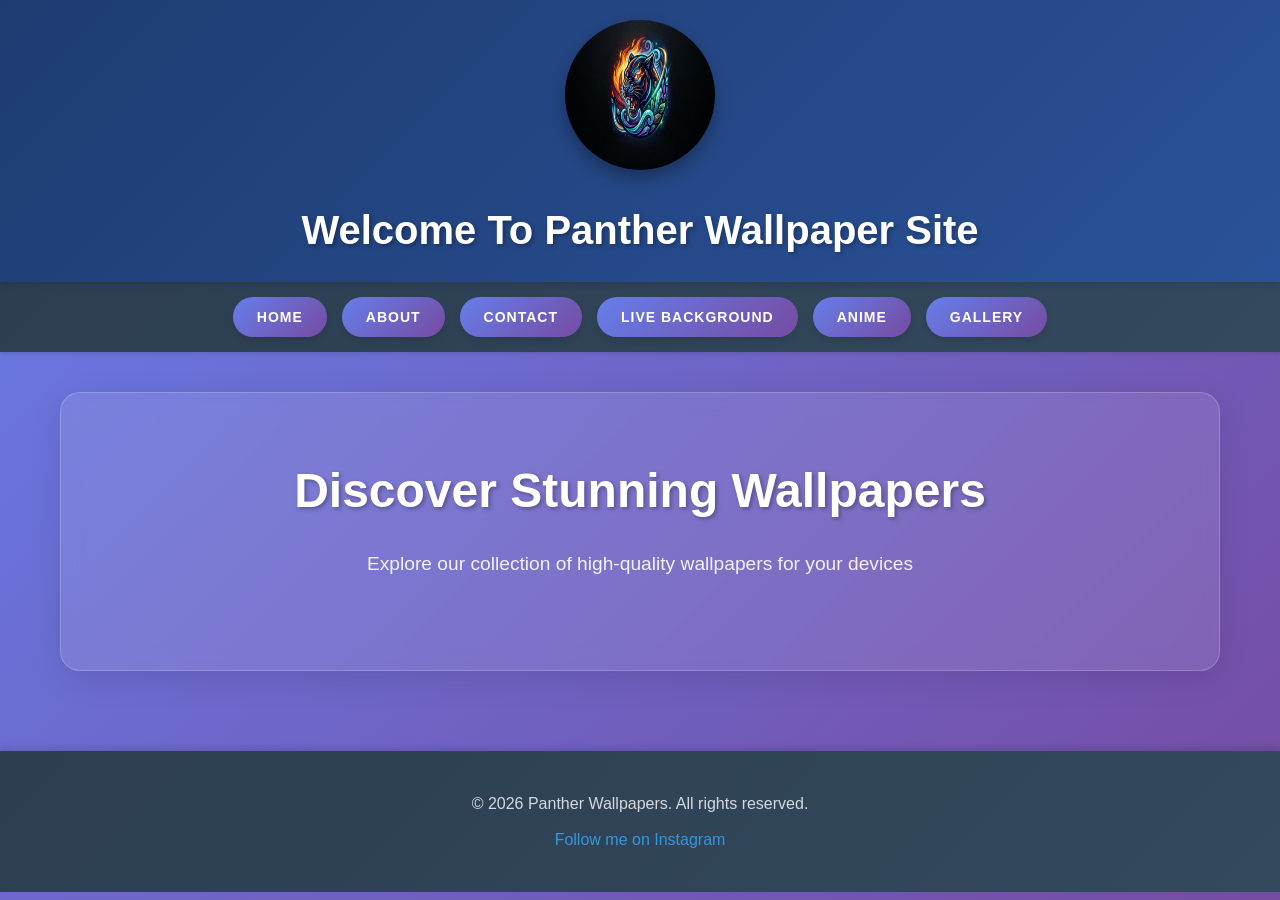
<file: index.html>
<!DOCTYPE html>
<html lang="en">
<head>
    <meta charset="UTF-8">
    <meta name="viewport" content="width=device-width, initial-scale=1.0">
    <title>Panther Wallpapers </title>
    <link href="style.css" rel="stylesheet">
</head>
<body>
<header>
    <div class="logo">    
       <img src="pantherlogo.png" height="150" width="150" alt="Panther Wallpapers Logo">
    </div>
    <h1>Welcome To Panther Wallpaper Site</h1>
</header>
<nav>
    <div class="nav-container">
        <button><a href="index.html">Home</a></button>
        <button><a href="about.html">About</a></button> 
        <button><a href="contact.html">Contact</a></button> 
        <button><a href="live-background.html">Live Background</a></button> 
        <button><a href="anime.html">Anime</a></button> 
        <button><a href="gallery.html">Gallery</a></button> 
    </div>
</nav>
<main>
    <section class="hero">
        <h2>Discover Stunning Wallpapers</h2>
        <p>Explore our collection of high-quality wallpapers for your devices</p>
    </section>
</main>
<footer>
    <p>&copy; 2026 Panther Wallpapers. All rights reserved.</p>
    <p><a href="https://www.gmail.com/juniorkevinp61@gmail.com"></a></p>
    <p><a href="https://www.instagram.com/kevin_berthrand" target="_blank">Follow me on Instagram</a></p>
</footer>      
<script src="real-wallpapers.js"></script>
</body>
</html>
</file>
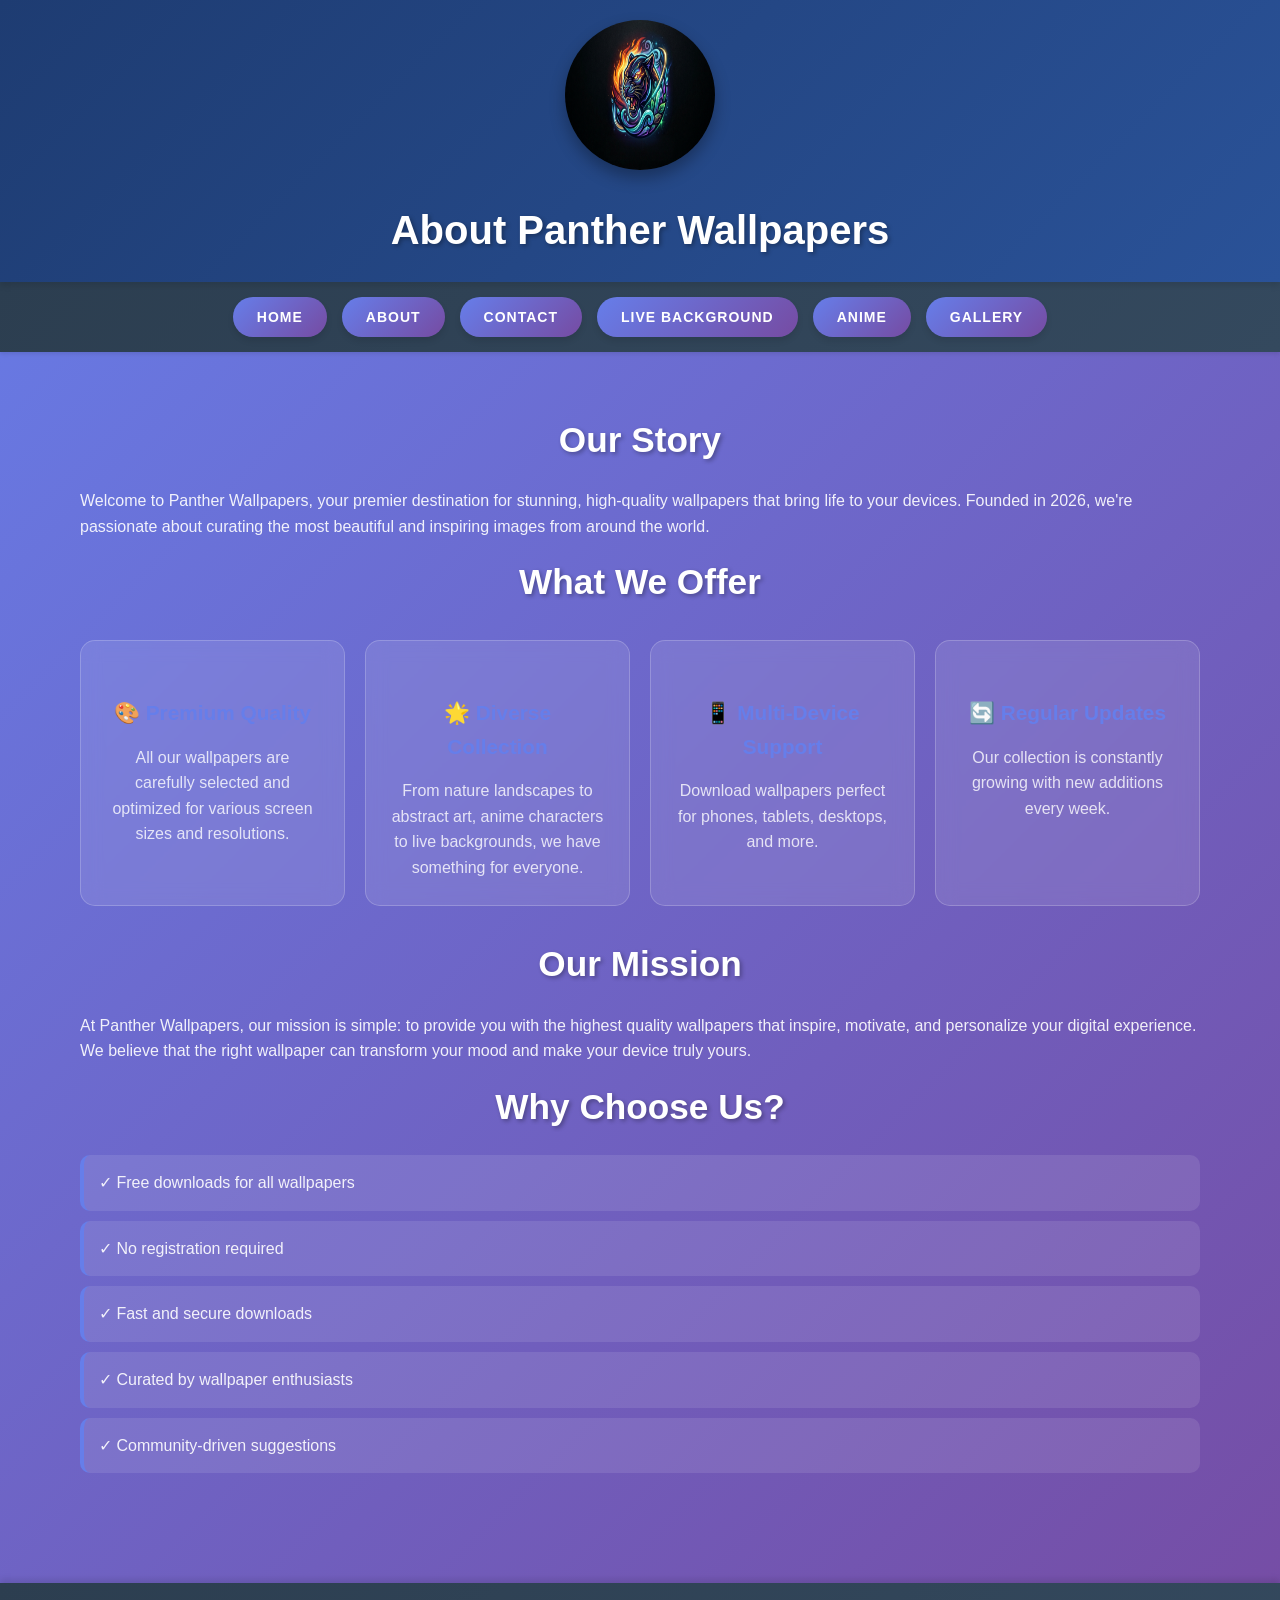
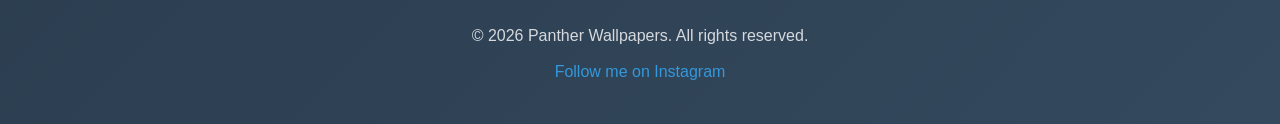
<file: about.html>
<!DOCTYPE html>
<html lang="en">
<head>
    <meta charset="UTF-8">
    <meta name="viewport" content="width=device-width, initial-scale=1.0">
    <title>About Us - Panther Wallpapers</title>
    <link href="style.css" rel="stylesheet">
</head>
<body>
<header>
    <div class="logo">    
       <img src="pantherlogo.png" height="150" width="150" alt="Panther Wallpapers Logo">
    </div>
    <h1>About Panther Wallpapers</h1>
</header>
<nav>
    <div class="nav-container">
        <button><a href="index.html">Home</a></button>
        <button><a href="about.html">About</a></button> 
        <button><a href="contact.html">Contact</a></button> 
        <button><a href="live-background.html">Live Background</a></button> 
        <button><a href="anime.html">Anime</a></button> 
        <button><a href="gallery.html">Gallery</a></button> 
    </div>
</nav>
<main>
    <section class="about-section">
        <div class="about-content">
            <h2>Our Story</h2>
            <p>Welcome to Panther Wallpapers, your premier destination for stunning, high-quality wallpapers that bring life to your devices. Founded in 2026, we're passionate about curating the most beautiful and inspiring images from around the world.</p>
            
            <h2>What We Offer</h2>
            <div class="features">
                <div class="feature-card">
                    <h3>🎨 Premium Quality</h3>
                    <p>All our wallpapers are carefully selected and optimized for various screen sizes and resolutions.</p>
                </div>
                <div class="feature-card">
                    <h3>🌟 Diverse Collection</h3>
                    <p>From nature landscapes to abstract art, anime characters to live backgrounds, we have something for everyone.</p>
                </div>
                <div class="feature-card">
                    <h3>📱 Multi-Device Support</h3>
                    <p>Download wallpapers perfect for phones, tablets, desktops, and more.</p>
                </div>
                <div class="feature-card">
                    <h3>🔄 Regular Updates</h3>
                    <p>Our collection is constantly growing with new additions every week.</p>
                </div>
            </div>
            
            <h2>Our Mission</h2>
            <p>At Panther Wallpapers, our mission is simple: to provide you with the highest quality wallpapers that inspire, motivate, and personalize your digital experience. We believe that the right wallpaper can transform your mood and make your device truly yours.</p>
            
            <h2>Why Choose Us?</h2>
            <ul class="benefits">
                <li>✓ Free downloads for all wallpapers</li>
                <li>✓ No registration required</li>
                <li>✓ Fast and secure downloads</li>
                <li>✓ Curated by wallpaper enthusiasts</li>
                <li>✓ Community-driven suggestions</li>
            </ul>
        </div>
    </section>
</main>
<footer>
    <p>&copy; 2026 Panther Wallpapers. All rights reserved.</p>
    <p><a href="https://www.instagram.com/kevin_berthrand" target="_blank">Follow me on Instagram</a></p>
</footer>      
</body>
</html>
</file>
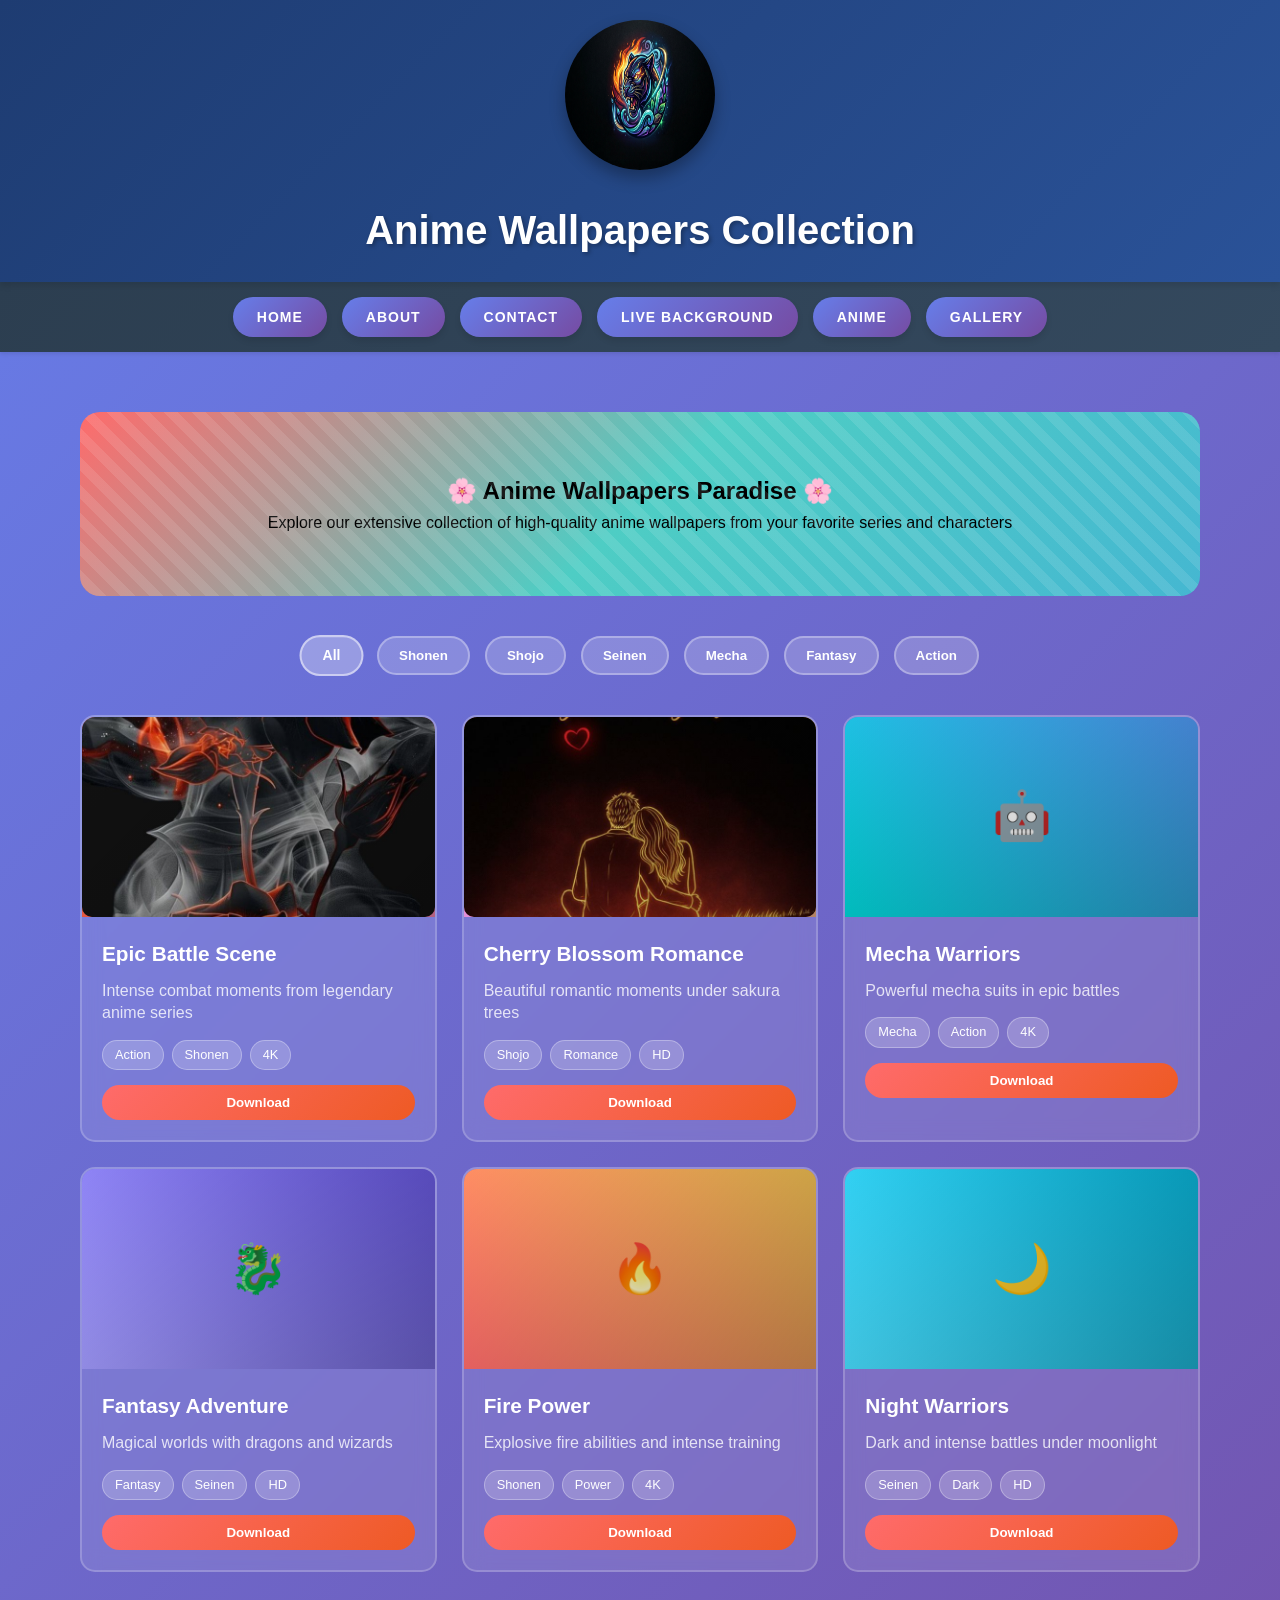
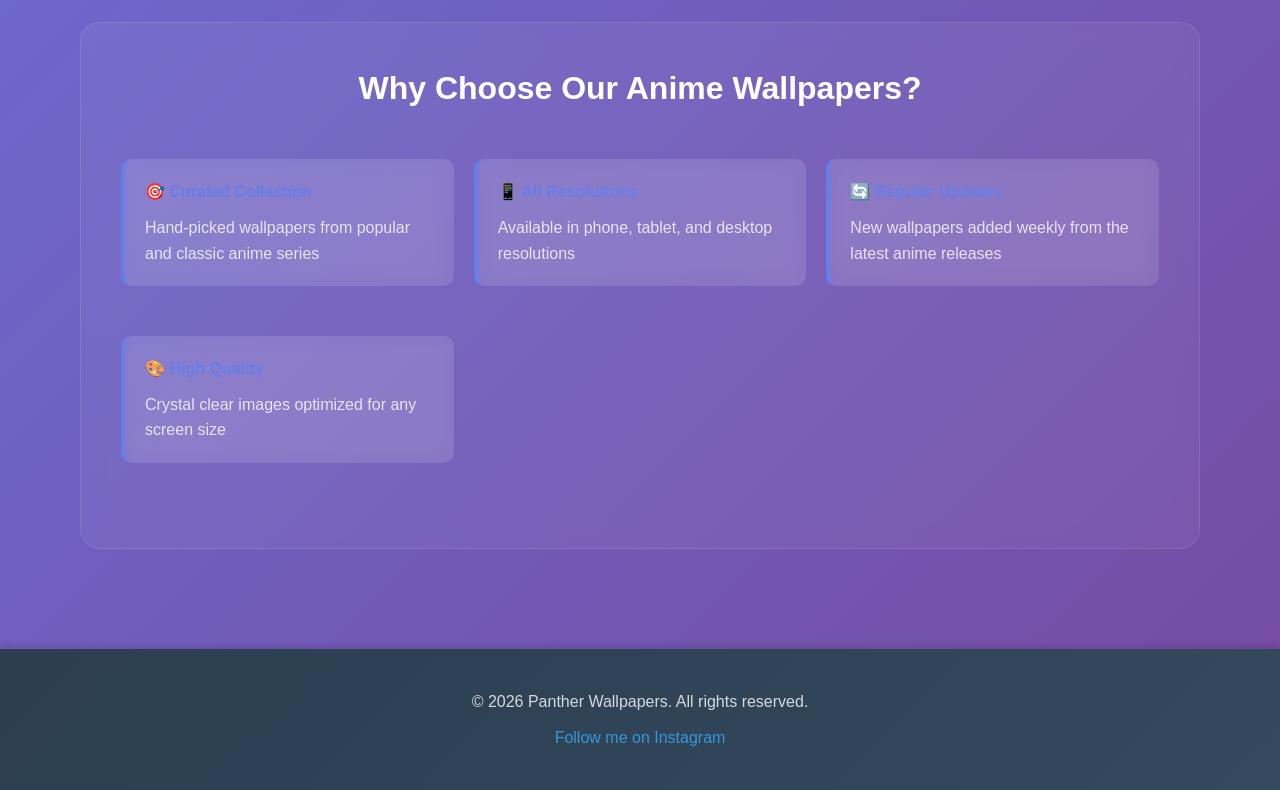
<file: anime.html>
<!DOCTYPE html>
<html lang="en">
<head>
    <meta charset="UTF-8">
    <meta name="viewport" content="width=device-width, initial-scale=1.0">
    <title>Anime Wallpapers - Panther Wallpapers</title>
    <link href="style.css" rel="stylesheet">
    <style>
        .anime-hero {
            background: linear-gradient(135deg, #ff6b6b 0%, #4ecdc4 50%, #45b7d1 100%);
            padding: 60px 40px;
            border-radius: 20px;
            text-align: center;
            margin-bottom: 40px;
            position: relative;
            overflow: hidden;
        }
        
        .anime-hero::before {
            content: '';
            position: absolute;
            top: -50%;
            left: -50%;
            width: 200%;
            height: 200%;
            background: repeating-linear-gradient(
                45deg,
                transparent,
                transparent 10px,
                rgba(255, 255, 255, 0.1) 10px,
                rgba(255, 255, 255, 0.1) 20px
            );
            animation: slide 20s linear infinite;
        }
        
        @keyframes slide {
            0% { transform: translate(0, 0); }
            100% { transform: translate(50px, 50px); }
        }
        
        .anime-grid {
            display: grid;
            grid-template-columns: repeat(auto-fit, minmax(280px, 1fr));
            gap: 25px;
            margin-top: 40px;
        }
        
        .anime-card {
            background: rgba(255, 255, 255, 0.1);
            backdrop-filter: blur(10px);
            border-radius: 15px;
            overflow: hidden;
            transition: all 0.3s ease;
            border: 2px solid rgba(255, 255, 255, 0.2);
            position: relative;
        }
        
        .anime-card:hover {
            transform: translateY(-10px) scale(1.05);
            box-shadow: 0 20px 40px rgba(0, 0, 0, 0.3);
            border-color: rgba(255, 255, 255, 0.4);
        }
        
        .anime-image {
            height: 200px;
            background: linear-gradient(45deg, #ff9a9e, #fecfef);
            display: flex;
            align-items: center;
            justify-content: center;
            font-size: 3em;
            position: relative;
            overflow: hidden;
        }
        
        .anime-image::after {
            content: '';
            position: absolute;
            top: 0;
            left: 0;
            right: 0;
            bottom: 0;
            background: linear-gradient(135deg, transparent 0%, rgba(0, 0, 0, 0.3) 100%);
        }
        
        .anime-info {
            padding: 20px;
            color: white;
        }
        
        .anime-title {
            font-size: 1.3em;
            font-weight: bold;
            margin-bottom: 10px;
            color: #fff;
        }
        
        .anime-description {
            color: rgba(255, 255, 255, 0.8);
            margin-bottom: 15px;
            line-height: 1.4;
        }
        
        .anime-tags {
            display: flex;
            flex-wrap: wrap;
            gap: 8px;
            margin-bottom: 15px;
        }
        
        .tag {
            background: rgba(255, 255, 255, 0.2);
            padding: 4px 12px;
            border-radius: 20px;
            font-size: 0.8em;
            color: white;
            border: 1px solid rgba(255, 255, 255, 0.3);
        }
        
        .download-btn {
            background: linear-gradient(135deg, #ff6b6b, #ee5a24);
            color: white;
            border: none;
            padding: 10px 20px;
            border-radius: 25px;
            cursor: pointer;
            font-weight: bold;
            transition: all 0.3s ease;
            width: 100%;
        }
        
        .download-btn:hover {
            background: linear-gradient(135deg, #ee5a24, #ff6b6b);
            transform: scale(1.05);
        }
        
        .category-filter {
            display: flex;
            justify-content: center;
            gap: 15px;
            margin: 30px 0;
            flex-wrap: wrap;
        }
        
        .filter-btn {
            background: rgba(255, 255, 255, 0.2);
            color: white;
            border: 2px solid rgba(255, 255, 255, 0.3);
            padding: 10px 20px;
            border-radius: 25px;
            cursor: pointer;
            transition: all 0.3s ease;
            font-weight: bold;
        }
        
        .filter-btn:hover, .filter-btn.active {
            background: rgba(255, 255, 255, 0.3);
            border-color: rgba(255, 255, 255, 0.5);
            transform: scale(1.05);
        }
        
        .shonen { background: linear-gradient(45deg, #ff6b6b, #feca57); }
        .shojo { background: linear-gradient(45deg, #ff9ff3, #feca57); }
        .seinen { background: linear-gradient(45deg, #48dbfb, #0abde3); }
        .mecha { background: linear-gradient(45deg, #00d2d3, #54a0ff); }
        .fantasy { background: linear-gradient(45deg, #a29bfe, #6c5ce7); }
        .action { background: linear-gradient(45deg, #ff6348, #ff9ff3); }
    </style>
</head>
<body>
<header>
    <div class="logo">    
       <img src="pantherlogo.png" height="150" width="150" alt="Panther Wallpapers Logo">
    </div>
    <h1>Anime Wallpapers Collection</h1>
</header>
<nav>
    <div class="nav-container">
        <button><a href="index.html">Home</a></button>
        <button><a href="about.html">About</a></button> 
        <button><a href="contact.html">Contact</a></button> 
        <button><a href="live-background.html">Live Background</a></button> 
        <button><a href="anime.html">Anime</a></button> 
        <button><a href="gallery.html">Gallery</a></button> 
    </div>
</nav>
<main>
    <section class="anime-section">
        <div class="anime-hero">
            <h2>🌸 Anime Wallpapers Paradise 🌸</h2>
            <p>Explore our extensive collection of high-quality anime wallpapers from your favorite series and characters</p>
        </div>
        
        <div class="category-filter">
            <button class="filter-btn active" onclick="filterAnime('all')">All</button>
            <button class="filter-btn" onclick="filterAnime('shonen')">Shonen</button>
            <button class="filter-btn" onclick="filterAnime('shojo')">Shojo</button>
            <button class="filter-btn" onclick="filterAnime('seinen')">Seinen</button>
            <button class="filter-btn" onclick="filterAnime('mecha')">Mecha</button>
            <button class="filter-btn" onclick="filterAnime('fantasy')">Fantasy</button>
            <button class="filter-btn" onclick="filterAnime('action')">Action</button>
        </div>
        
        <div class="anime-grid">
            <div class="anime-card" data-category="action shonen">
                <div class="anime-image action">
                    <img src="kevin (11).jpg" alt="Epic Battle Scene" style="width: 100%; height: 100%; object-fit: cover; border-radius: 10px;">
                </div>
                <div class="anime-info">
                    <h3 class="anime-title">Epic Battle Scene</h3>
                    <p class="anime-description">Intense combat moments from legendary anime series</p>
                    <div class="anime-tags">
                        <span class="tag">Action</span>
                        <span class="tag">Shonen</span>
                        <span class="tag">4K</span>
                    </div>
                    <button class="download-btn">Download</button>
                </div>
            </div>
            
            <div class="anime-card" data-category="shojo fantasy">
                <div class="anime-image shojo">
                    <img src="kevin (10).jpg" alt="Cherry Blossom Romance" style="width: 100%; height: 100%; object-fit: cover; border-radius: 10px;">
                </div>
                <div class="anime-info">
                    <h3 class="anime-title">Cherry Blossom Romance</h3>
                    <p class="anime-description">Beautiful romantic moments under sakura trees</p>
                    <div class="anime-tags">
                        <span class="tag">Shojo</span>
                        <span class="tag">Romance</span>
                        <span class="tag">HD</span>
                    </div>
                    <button class="download-btn">Download</button>
                </div>
            </div>
            
            <div class="anime-card" data-category="mecha action">
                <div class="anime-image mecha">🤖</div>
                <div class="anime-info">
                    <h3 class="anime-title">Mecha Warriors</h3>
                    <p class="anime-description">Powerful mecha suits in epic battles</p>
                    <div class="anime-tags">
                        <span class="tag">Mecha</span>
                        <span class="tag">Action</span>
                        <span class="tag">4K</span>
                    </div>
                    <button class="download-btn">Download</button>
                </div>
            </div>
            
            <div class="anime-card" data-category="fantasy seinen">
                <div class="anime-image fantasy">🐉</div>
                <div class="anime-info">
                    <h3 class="anime-title">Fantasy Adventure</h3>
                    <p class="anime-description">Magical worlds with dragons and wizards</p>
                    <div class="anime-tags">
                        <span class="tag">Fantasy</span>
                        <span class="tag">Seinen</span>
                        <span class="tag">HD</span>
                    </div>
                    <button class="download-btn">Download</button>
                </div>
            </div>
            
            <div class="anime-card" data-category="shonen action">
                <div class="anime-image shonen">🔥</div>
                <div class="anime-info">
                    <h3 class="anime-title">Fire Power</h3>
                    <p class="anime-description">Explosive fire abilities and intense training</p>
                    <div class="anime-tags">
                        <span class="tag">Shonen</span>
                        <span class="tag">Power</span>
                        <span class="tag">4K</span>
                    </div>
                    <button class="download-btn">Download</button>
                </div>
            </div>
            
            <div class="anime-card" data-category="seinen action">
                <div class="anime-image seinen">🌙</div>
                <div class="anime-info">
                    <h3 class="anime-title">Night Warriors</h3>
                    <p class="anime-description">Dark and intense battles under moonlight</p>
                    <div class="anime-tags">
                        <span class="tag">Seinen</span>
                        <span class="tag">Dark</span>
                        <span class="tag">HD</span>
                    </div>
                    <button class="download-btn">Download</button>
                </div>
            </div>
        </div>
        
        <div class="features-section">
            <h3>Why Choose Our Anime Wallpapers?</h3>
            <div class="features">
                <div class="feature-item">
                    <h4>🎯 Curated Collection</h4>
                    <p>Hand-picked wallpapers from popular and classic anime series</p>
                </div>
                <div class="feature-item">
                    <h4>📱 All Resolutions</h4>
                    <p>Available in phone, tablet, and desktop resolutions</p>
                </div>
                <div class="feature-item">
                    <h4>🔄 Regular Updates</h4>
                    <p>New wallpapers added weekly from the latest anime releases</p>
                </div>
                <div class="feature-item">
                    <h4>🎨 High Quality</h4>
                    <p>Crystal clear images optimized for any screen size</p>
                </div>
            </div>
        </div>
    </section>
</main>
<footer>
    <p>&copy; 2026 Panther Wallpapers. All rights reserved.</p>
    <p><a href="https://www.instagram.com/kevin_berthrand" target="_blank">Follow me on Instagram</a></p>
</footer>

<script>
function filterAnime(category) {
    const cards = document.querySelectorAll('.anime-card');
    const buttons = document.querySelectorAll('.filter-btn');
    
    // Update active button
    buttons.forEach(btn => btn.classList.remove('active'));
    event.target.classList.add('active');
    
    // Filter cards
    cards.forEach(card => {
        if (category === 'all' || card.dataset.category.includes(category)) {
            card.style.display = 'block';
            setTimeout(() => {
                card.style.opacity = '1';
                card.style.transform = 'scale(1)';
            }, 100);
        } else {
            card.style.opacity = '0';
            card.style.transform = 'scale(0.8)';
            setTimeout(() => {
                card.style.display = 'none';
            }, 300);
        }
    });
}

// Add download functionality
document.querySelectorAll('.download-btn').forEach(btn => {
    btn.addEventListener('click', function(e) {
        e.preventDefault();
        e.stopPropagation();
        const card = this.closest('.anime-card');
        const img = card.querySelector('img');
        if (img && img.src) {
            // Open image in new tab
            window.open(img.src, '_blank');
            // Show notification
            const notification = document.createElement('div');
            notification.style.cssText = `
                position: fixed;
                top: 20px;
                right: 20px;
                background: linear-gradient(135deg, #667eea, #764ba2);
                color: white;
                padding: 15px 25px;
                border-radius: 10px;
                font-weight: bold;
                z-index: 10000;
                box-shadow: 0 10px 30px rgba(0, 0, 0, 0.3);
                animation: slideIn 0.3s ease;
            `;
            notification.textContent = 'Image opened - Right-click to save';
            document.body.appendChild(notification);
            setTimeout(() => {
                notification.style.animation = 'slideOut 0.3s ease';
                setTimeout(() => document.body.removeChild(notification), 300);
            }, 3000);
        }
    });
});

// Add smooth transitions
document.querySelectorAll('.anime-card').forEach(card => {
    card.style.transition = 'all 0.3s ease';
});
</script>
<script src="real-wallpapers.js"></script>
</body>
</html>
</file>
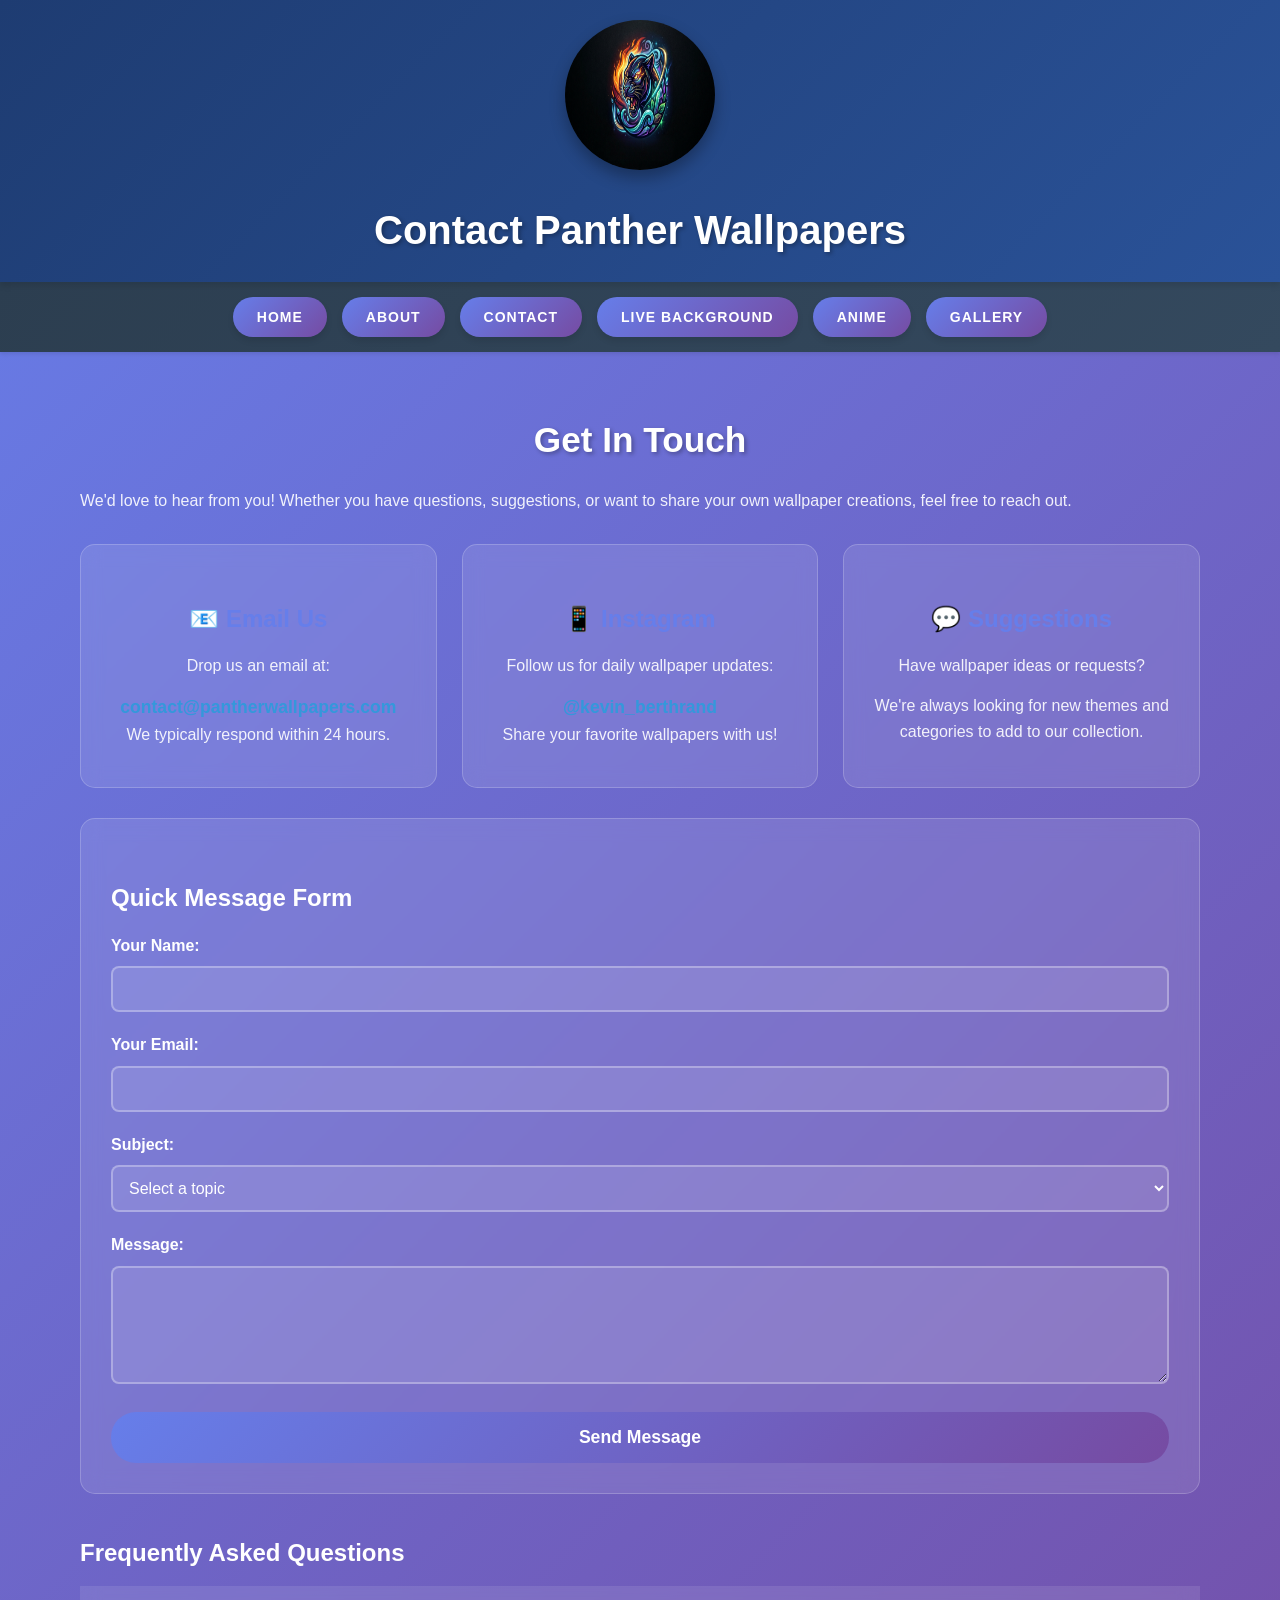
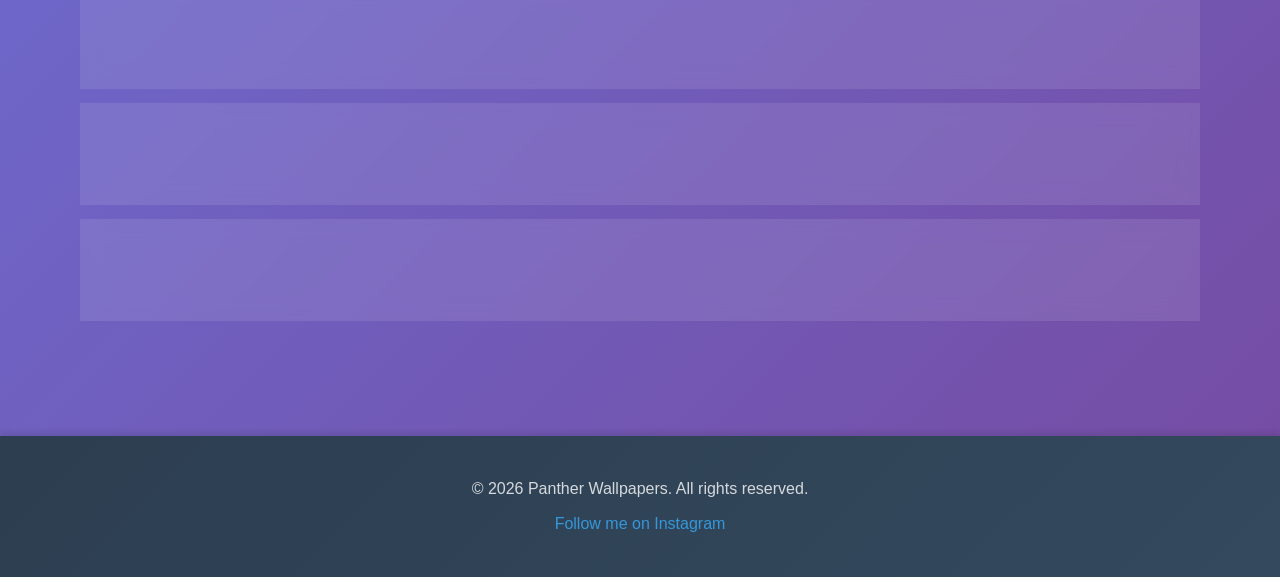
<file: contact.html>
<!DOCTYPE html>
<html lang="en">
<head>
    <meta charset="UTF-8">
    <meta name="viewport" content="width=device-width, initial-scale=1.0">
    <title>Contact Us - Panther Wallpapers</title>
    <link href="style.css" rel="stylesheet">
</head>
<body>
<header>
    <div class="logo">    
       <img src="pantherlogo.png" height="150" width="150" alt="Panther Wallpapers Logo">
    </div>
    <h1>Contact Panther Wallpapers</h1>
</header>
<nav>
    <div class="nav-container">
        <button><a href="index.html">Home</a></button>
        <button><a href="about.html">About</a></button> 
        <button><a href="contact.html">Contact</a></button> 
        <button><a href="live-background.html">Live Background</a></button> 
        <button><a href="anime.html">Anime</a></button> 
        <button><a href="gallery.html">Gallery</a></button> 
    </div>
</nav>
<main>
    <section class="contact-section">
        <div class="contact-content">
            <h2>Get In Touch</h2>
            <p>We'd love to hear from you! Whether you have questions, suggestions, or want to share your own wallpaper creations, feel free to reach out.</p>
            
            <div class="contact-methods">
                <div class="contact-card">
                    <h3>📧 Email Us</h3>
                    <p>Drop us an email at:</p>
                    <a href="mailto:contact@pantherwallpapers.com" class="contact-link">contact@pantherwallpapers.com</a>
                    <p>We typically respond within 24 hours.</p>
                </div>
                
                <div class="contact-card">
                    <h3>📱 Instagram</h3>
                    <p>Follow us for daily wallpaper updates:</p>
                    <a href="https://www.instagram.com/kevin_berthrand" target="_blank" class="contact-link">@kevin_berthrand</a>
                    <p>Share your favorite wallpapers with us!</p>
                </div>
                
                <div class="contact-card">
                    <h3>💬 Suggestions</h3>
                    <p>Have wallpaper ideas or requests?</p>
                    <p>We're always looking for new themes and categories to add to our collection.</p>
                </div>
            </div>
            
            <div class="contact-form">
                <h3>Quick Message Form</h3>
                <form onsubmit="handleSubmit(event)">
                    <div class="form-group">
                        <label for="name">Your Name:</label>
                        <input type="text" id="name" name="name" required>
                    </div>
                    
                    <div class="form-group">
                        <label for="email">Your Email:</label>
                        <input type="email" id="email" name="email" required>
                    </div>
                    
                    <div class="form-group">
                        <label for="subject">Subject:</label>
                        <select id="subject" name="subject" required>
                            <option value="">Select a topic</option>
                            <option value="general">General Inquiry</option>
                            <option value="suggestion">Wallpaper Suggestion</option>
                            <option value="technical">Technical Issue</option>
                            <option value="partnership">Partnership</option>
                        </select>
                    </div>
                    
                    <div class="form-group">
                        <label for="message">Message:</label>
                        <textarea id="message" name="message" rows="5" required></textarea>
                    </div>
                    
                    <button type="submit" class="submit-btn">Send Message</button>
                </form>
            </div>
            
            <div class="faq-section">
                <h3>Frequently Asked Questions</h3>
                <div class="faq-item">
                    <h4>Are all wallpapers really free?</h4>
                    <p>Yes! All our wallpapers are completely free to download and use for personal purposes.</p>
                </div>
                <div class="faq-item">
                    <h4>Can I submit my own wallpapers?</h4>
                    <p>Absolutely! We love featuring community-created wallpapers. Send us your creations via email.</p>
                </div>
                <div class="faq-item">
                    <h4>What resolutions are available?</h4>
                    <p>We offer wallpapers in various resolutions including 4K, 1080p, and mobile-specific sizes.</p>
                </div>
            </div>
        </div>
    </section>
</main>
<footer>
    <p>&copy; 2026 Panther Wallpapers. All rights reserved.</p>
    <p><a href="https://www.instagram.com/kevin_berthrand" target="_blank">Follow me on Instagram</a></p>
</footer>

<script>
function handleSubmit(event) {
    event.preventDefault();
    alert('Thank you for your message! We will get back to you soon.');
    event.target.reset();
}
</script>
<script src="real-wallpapers.js"></script>
</body>
</html>
</file>
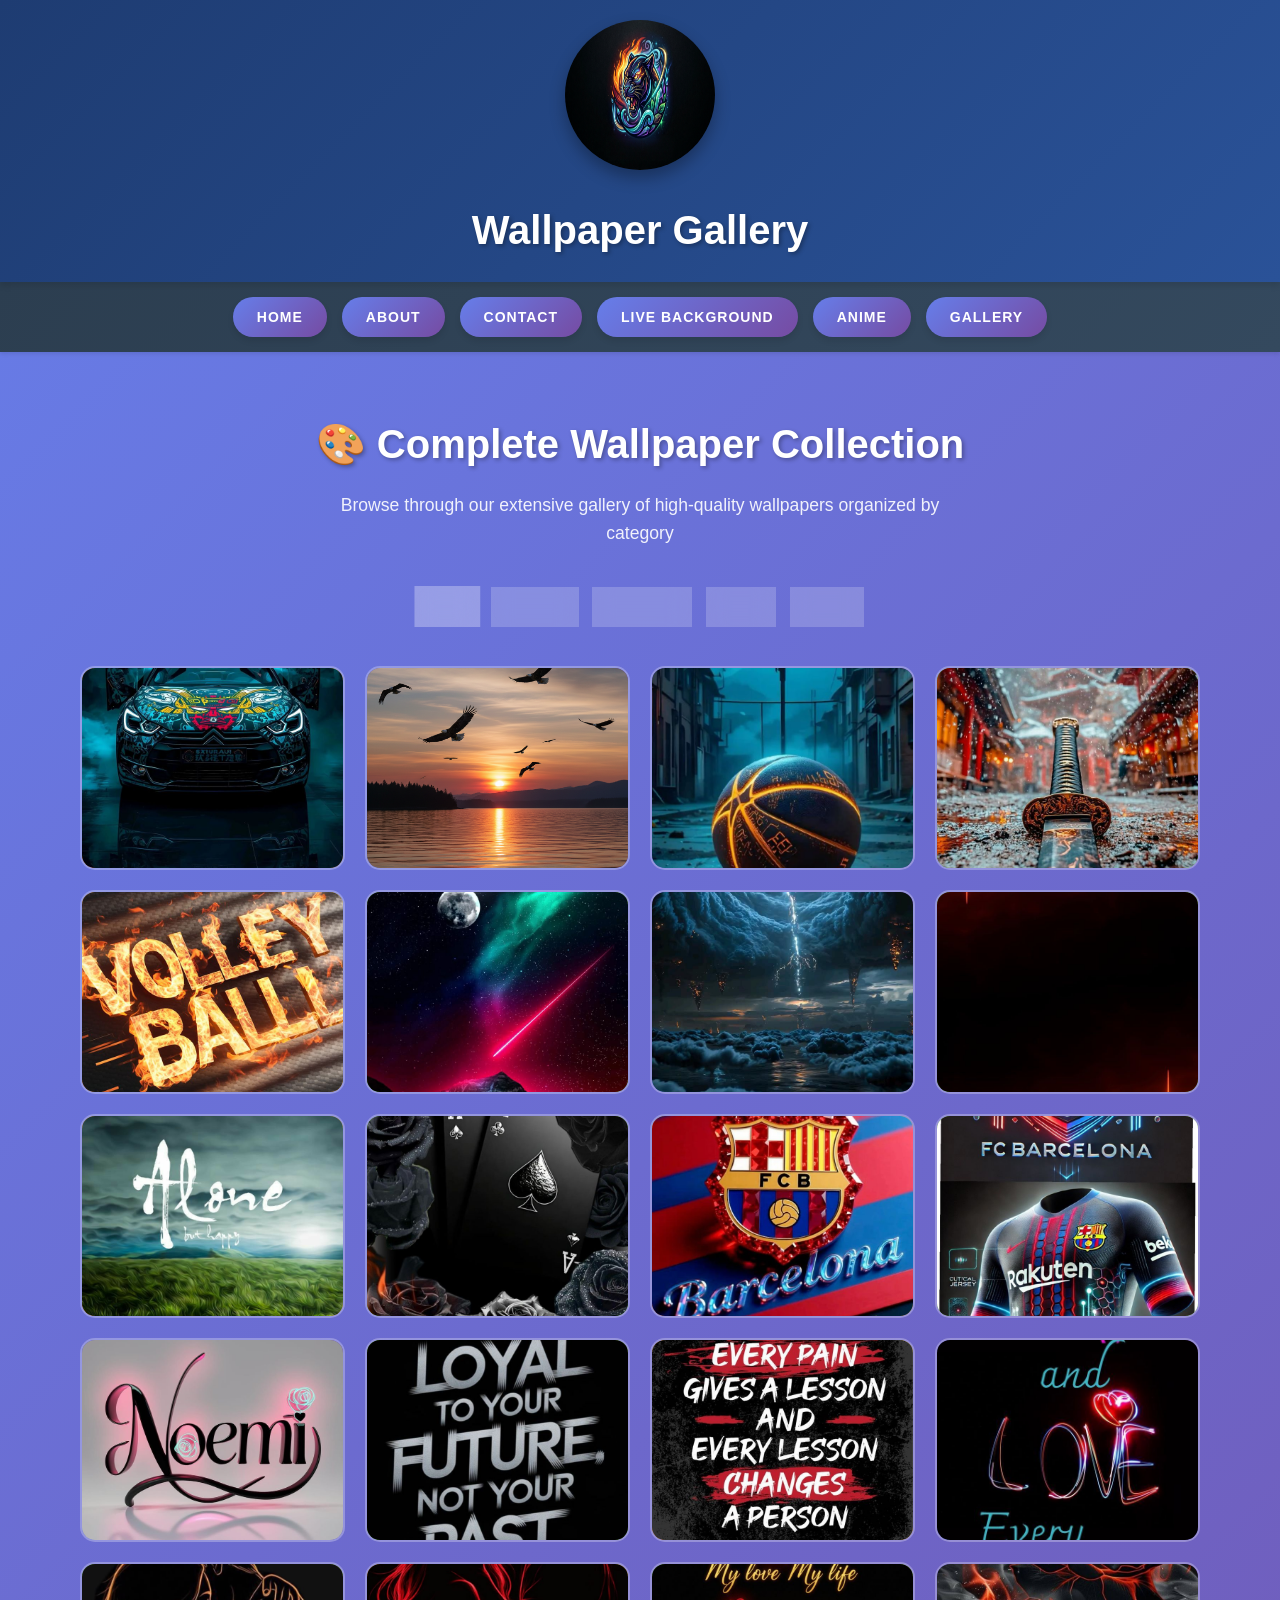
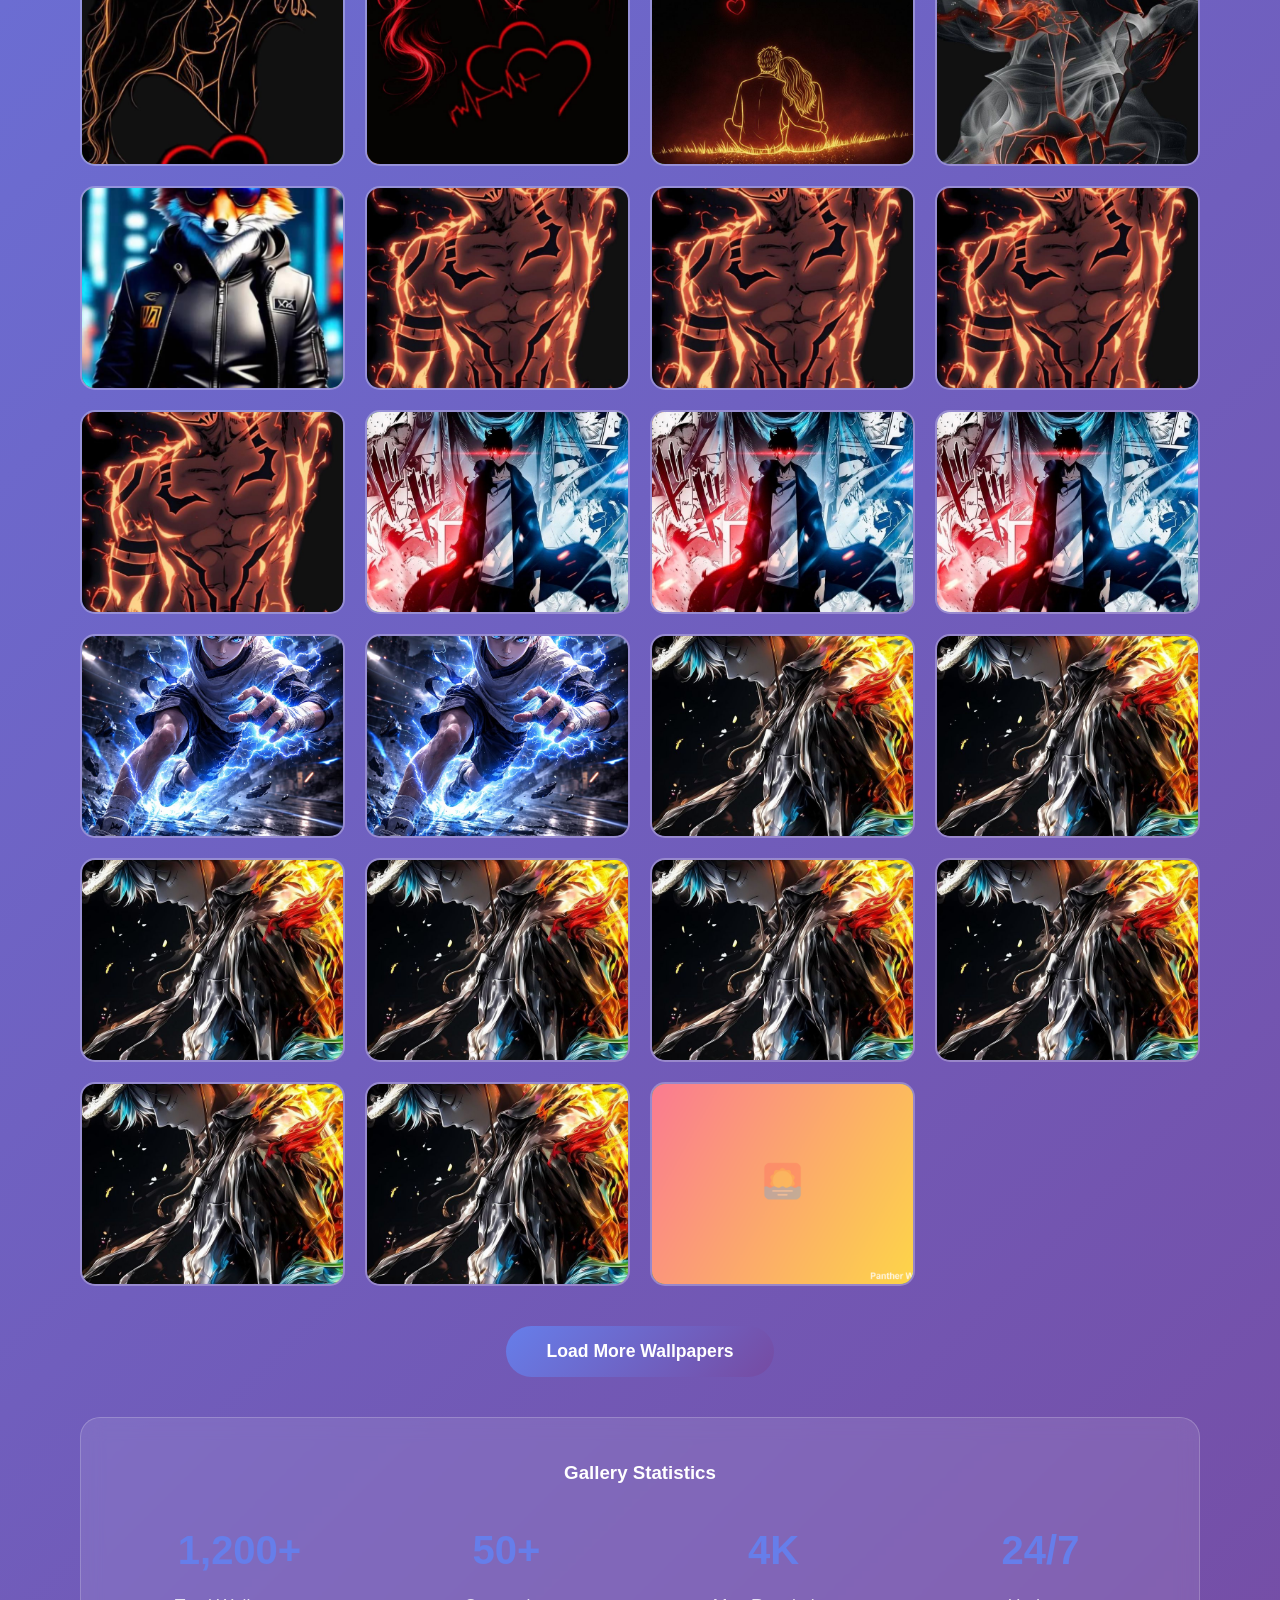
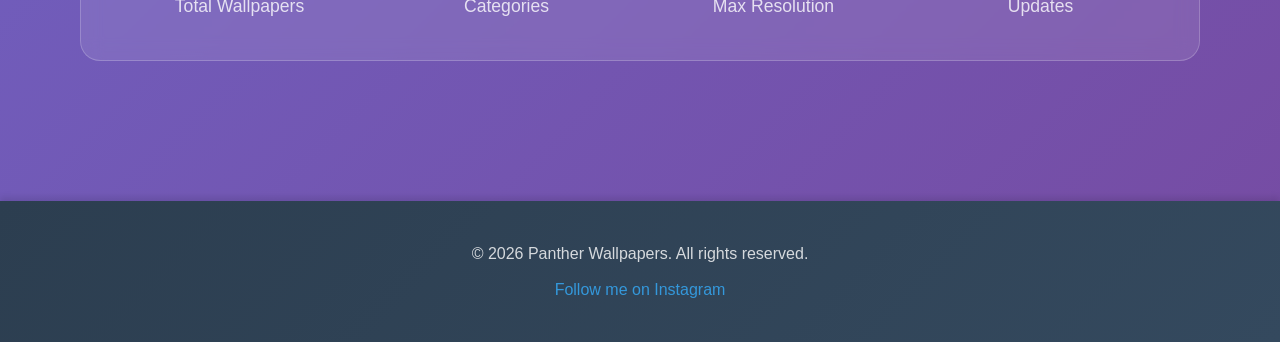
<file: gallery.html>
<!DOCTYPE html>
<html lang="en">
<head>
    <meta charset="UTF-8">
    <meta name="viewport" content="width=device-width, initial-scale=1.0">
    <title>Gallery - Panther Wallpapers</title>
    <link href="style.css" rel="stylesheet">
    <style>
        .gallery-header {
            text-align: center;
            margin-bottom: 40px;
        }
        
        .gallery-header h2 {
            color: white;
            font-size: 2.5em;
            margin-bottom: 15px;
            text-shadow: 2px 2px 4px rgba(0, 0, 0, 0.3);
        }
        
        .gallery-header p {
            color: rgba(255, 255, 255, 0.9);
            font-size: 1.1em;
            max-width: 600px;
            margin: 0 auto;
        }
        
        .gallery-filters {
            display: flex;
            justify-content: center;
            gap: 15px;
            margin-bottom: 40px;
            flex-wrap: wrap;
        }
        
        .filter-btn {
            background: rgba(255, 255, 255, 0.2);
            color: white;
            border: 2px solid rgba(255, 255, 255, 0.3);
            padding: 10px 20px;
            border-radius: 25px;
            cursor: pointer;
            transition: all 0.3s ease;
            font-weight: bold;
            backdrop-filter: blur(10px);
        }
        
        .filter-btn:hover, .filter-btn.active {
            background: rgba(255, 255, 255, 0.3);
            border-color: rgba(255, 255, 255, 0.5);
            transform: scale(1.05);
        }
        
        .gallery-grid {
            display: grid;
            grid-template-columns: repeat(auto-fill, minmax(250px, 1fr));
            gap: 20px;
            margin-bottom: 40px;
        }
        
        .gallery-item {
            position: relative;
            border-radius: 15px;
            overflow: hidden;
            cursor: pointer;
            transition: all 0.3s ease;
            background: rgba(255, 255, 255, 0.1);
            backdrop-filter: blur(10px);
            border: 2px solid rgba(255, 255, 255, 0.2);
        }
        
        .gallery-item:hover {
            transform: translateY(-10px) scale(1.05);
            box-shadow: 0 20px 40px rgba(0, 0, 0, 0.3);
            border-color: rgba(255, 255, 255, 0.4);
        }
        
        .gallery-image {
            height: 200px;
            display: flex;
            align-items: center;
            justify-content: center;
            font-size: 3em;
            position: relative;
            overflow: hidden;
        }
        
        .gallery-overlay {
            position: absolute;
            top: 0;
            left: 0;
            right: 0;
            bottom: 0;
            background: linear-gradient(to bottom, transparent 0%, rgba(0, 0, 0, 0.7) 100%);
            opacity: 0;
            transition: opacity 0.3s ease;
            display: flex;
            flex-direction: column;
            justify-content: flex-end;
            padding: 20px;
        }
        
        .gallery-item:hover .gallery-overlay {
            opacity: 1;
        }
        
        .overlay-title {
            color: white;
            font-weight: bold;
            font-size: 1.1em;
            margin-bottom: 5px;
        }
        
        .overlay-info {
            color: rgba(255, 255, 255, 0.8);
            font-size: 0.9em;
        }
        
        .download-overlay {
            position: absolute;
            top: 10px;
            right: 10px;
            background: rgba(255, 255, 255, 0.9);
            color: #333;
            border: none;
            padding: 8px 12px;
            border-radius: 20px;
            cursor: pointer;
            font-weight: bold;
            opacity: 0;
            transition: opacity 0.3s ease;
        }
        
        .gallery-item:hover .download-overlay {
            opacity: 1;
        }
        
        .download-overlay:hover {
            background: white;
            transform: scale(1.1);
        }
        
        .nature { background: linear-gradient(45deg, #56ab2f, #a8e063); }
        .abstract { background: linear-gradient(45deg, #667eea, #764ba2); }
        .city { background: linear-gradient(45deg, #f2994a, #f2c94c); }
        .space { background: linear-gradient(45deg, #0f0c29, #302b63, #24243e); }
        .ocean { background: linear-gradient(45deg, #2193b0, #6dd5ed); }
        .mountain { background: linear-gradient(45deg, #8e9eab, #eef2f3); }
        .sunset { background: linear-gradient(45deg, #ff6b6b, #feca57); }
        .forest { background: linear-gradient(45deg, #134e5e, #71b280); }
        
        .load-more {
            text-align: center;
            margin: 40px 0;
        }
        
        .load-more-btn {
            background: linear-gradient(135deg, #667eea, #764ba2);
            color: white;
            border: none;
            padding: 15px 40px;
            border-radius: 30px;
            cursor: pointer;
            font-weight: bold;
            font-size: 1.1em;
            transition: all 0.3s ease;
        }
        
        .load-more-btn:hover {
            transform: scale(1.05);
            box-shadow: 0 10px 30px rgba(0, 0, 0, 0.3);
        }
        
        .stats-section {
            background: rgba(255, 255, 255, 0.1);
            backdrop-filter: blur(10px);
            border-radius: 20px;
            padding: 40px;
            margin: 40px 0;
            text-align: center;
            border: 1px solid rgba(255, 255, 255, 0.2);
        }
        
        .stats-grid {
            display: grid;
            grid-template-columns: repeat(auto-fit, minmax(150px, 1fr));
            gap: 30px;
            margin-top: 30px;
        }
        
        .stat-item {
            color: white;
        }
        
        .stat-number {
            font-size: 2.5em;
            font-weight: bold;
            color: #667eea;
            margin-bottom: 10px;
        }
        
        .stat-label {
            font-size: 1.1em;
            color: rgba(255, 255, 255, 0.8);
        }
    </style>
</head>
<body>
<header>
    <div class="logo">    
       <img src="pantherlogo.png" height="150" width="150" alt="Panther Wallpapers Logo">
    </div>
    <h1>Wallpaper Gallery</h1>
</header>
<nav>
    <div class="nav-container">
        <button><a href="index.html">Home</a></button>
        <button><a href="about.html">About</a></button> 
        <button><a href="contact.html">Contact</a></button> 
        <button><a href="live-background.html">Live Background</a></button> 
        <button><a href="anime.html">Anime</a></button> 
        <button><a href="gallery.html">Gallery</a></button> 
    </div>
</nav>
<main>
    <section class="gallery-section">
        <div class="gallery-header">
            <h2>🎨 Complete Wallpaper Collection</h2>
            <p>Browse through our extensive gallery of high-quality wallpapers organized by category</p>
        </div>
        
        <div class="gallery-filters">
            <button class="filter-btn active" onclick="filterGallery('all')">All</button>
            <button class="filter-btn" onclick="filterGallery('nature')">Nature</button>
            <button class="filter-btn" onclick="filterGallery('abstract')">Abstract</button>
            <button class="filter-btn" onclick="filterGallery('city')">City</button>
            <button class="filter-btn" onclick="filterGallery('cars')">Cars</button>
        </div>
        
        <div class="gallery-grid">
            <div class="gallery-item" data-category="nature forest">
                <div class="gallery-image forest">🌲</div>
                <div class="gallery-overlay">
                    <div class="overlay-title">Deep Forest</div>
                    <div class="overlay-info">4K • Nature • Forest</div>
                </div>
                <button class="download-overlay">↓</button>
            </div>
            
            <div class="gallery-item" data-category="abstract">
                <div class="gallery-image abstract">🎨</div>
                <div class="gallery-overlay">
                    <div class="overlay-title">Abstract Art</div>
                    <div class="overlay-info">HD • Abstract • Colorful</div>
                </div>
                <button class="download-overlay">↓</button>
            </div>
            
            <div class="gallery-item" data-category="city">
                <div class="gallery-image city">🏙️</div>
                <div class="gallery-overlay">
                    <div class="overlay-title">City Lights</div>
                    <div class="overlay-info">4K • City • Night</div>
                </div>
                <button class="download-overlay">↓</button>
            </div>
            
            <div class="gallery-item" data-category="space">
                <div class="gallery-image space">🌌</div>
                <div class="gallery-overlay">
                    <div class="overlay-title">Galaxy</div>
                    <div class="overlay-info">4K • Space • Stars</div>
                </div>
                <button class="download-overlay">↓</button>
            </div>
            
            <div class="gallery-item" data-category="ocean">
                <div class="gallery-image ocean">🌊</div>
                <div class="gallery-overlay">
                    <div class="overlay-title">Ocean Waves</div>
                    <div class="overlay-info">HD • Ocean • Blue</div>
                </div>
                <button class="download-overlay">↓</button>
            </div>
            
            <div class="gallery-item" data-category="mountain">
                <div class="gallery-image mountain">⛰️</div>
                <div class="gallery-overlay">
                    <div class="overlay-title">Mountain Peak</div>
                    <div class="overlay-info">4K • Mountain • Snow</div>
                </div>
                <button class="download-overlay">↓</button>
            </div>
            
            <div class="gallery-item" data-category="sunset">
                <div class="gallery-image sunset">🌅</div>
                <div class="gallery-overlay">
                    <div class="overlay-title">Golden Sunset</div>
                    <div class="overlay-info">HD • Sunset • Warm</div>
                </div>
                <button class="download-overlay">↓</button>
            </div>
            
            <div class="gallery-item" data-category="nature">
                <div class="gallery-image nature">🌿</div>
                <div class="gallery-overlay">
                    <div class="overlay-title">Green Nature</div>
                    <div class="overlay-info">4K • Nature • Green</div>
                </div>
                <button class="download-overlay">↓</button>
            </div>
            
            <div class="gallery-item" data-category="space abstract">
                <div class="gallery-image space">🪐</div>
                <div class="gallery-overlay">
                    <div class="overlay-title">Planet View</div>
                    <div class="overlay-info">HD • Space • Abstract</div>
                </div>
                <button class="download-overlay">↓</button>
            </div>
            
            <div class="gallery-item" data-category="city sunset">
                <div class="gallery-image city">🌆</div>
                <div class="gallery-overlay">
                    <div class="overlay-title">City Sunset</div>
                    <div class="overlay-info">4K • City • Sunset</div>
                </div>
                <button class="download-overlay">↓</button>
            </div>
            
            <div class="gallery-item" data-category="ocean nature">
                <div class="gallery-image ocean">🏖️</div>
                <div class="gallery-overlay">
                    <div class="overlay-title">Beach Paradise</div>
                    <div class="overlay-info">HD • Ocean • Beach</div>
                </div>
                <button class="download-overlay">↓</button>
            </div>
            
            <div class="gallery-item" data-category="mountain nature">
                <div class="gallery-image mountain">🏔️</div>
                <div class="gallery-overlay">
                    <div class="overlay-title">Alpine Lake</div>
                    <div class="overlay-info">4K • Mountain • Lake</div>
                </div>
                <button class="download-overlay">↓</button>
            </div>
        </div>
        
        <div class="load-more">
            <button class="load-more-btn" onclick="loadMore()">Load More Wallpapers</button>
        </div>
        
        <div class="stats-section">
            <h3 style="color: white; margin-bottom: 20px;">Gallery Statistics</h3>
            <div class="stats-grid">
                <div class="stat-item">
                    <div class="stat-number">1,200+</div>
                    <div class="stat-label">Total Wallpapers</div>
                </div>
                <div class="stat-item">
                    <div class="stat-number">50+</div>
                    <div class="stat-label">Categories</div>
                </div>
                <div class="stat-item">
                    <div class="stat-number">4K</div>
                    <div class="stat-label">Max Resolution</div>
                </div>
                <div class="stat-item">
                    <div class="stat-number">24/7</div>
                    <div class="stat-label">Updates</div>
                </div>
            </div>
        </div>
    </section>
</main>
<footer>
    <p>&copy; 2026 Panther Wallpapers. All rights reserved.</p>
    <p><a href="https://www.instagram.com/kevin_berthrand" target="_blank">Follow me on Instagram</a></p>
</footer>

<script>
function filterGallery(category) {
    const items = document.querySelectorAll('.gallery-item');
    const buttons = document.querySelectorAll('.filter-btn');
    
    // Update active button
    buttons.forEach(btn => btn.classList.remove('active'));
    event.target.classList.add('active');
    
    // Filter items using real wallpaper manager
    if (window.realWallpaperManager) {
        const filteredWallpapers = window.realWallpaperManager.getWallpapersByCategory(category);
        const galleryGrid = document.querySelector('.gallery-grid');
        
        // Clear and repopulate with filtered wallpapers
        galleryGrid.innerHTML = '';
        filteredWallpapers.forEach(wallpaper => {
            const galleryItem = window.realWallpaperManager.createGalleryItem(wallpaper);
            galleryGrid.appendChild(galleryItem);
        });
    } else {
        // Fallback to basic filtering
        items.forEach(item => {
            if (category === 'all' || item.dataset.category.includes(category)) {
                item.style.display = 'block';
                setTimeout(() => {
                    item.style.opacity = '1';
                    item.style.transform = 'scale(1)';
                }, 100);
            } else {
                item.style.opacity = '0';
                item.style.transform = 'scale(0.8)';
                setTimeout(() => {
                    item.style.display = 'none';
                }, 300);
            }
        });
    }
}

function loadMore() {
    const grid = document.querySelector('.gallery-grid');
    const newItems = [
        { category: 'abstract', emoji: '🔮', title: 'Crystal Magic', info: 'HD • Abstract • Magic' },
        { category: 'nature', emoji: '🦋', title: 'Butterfly Garden', info: '4K • Nature • Wildlife' },
        { category: 'space', emoji: '🌠', title: 'Shooting Star', info: 'HD • Space • Meteor' },
        { category: 'city', emoji: '🌃', title: 'Night City', info: '4K • City • Lights' },
        { category: 'ocean', emoji: '🐠', title: 'Coral Reef', info: 'HD • Ocean • Marine' },
        { category: 'mountain', emoji: '🏕️', title: 'Mountain Camp', info: '4K • Mountain • Camping' }
    ];
    
    newItems.forEach(item => {
        const galleryItem = document.createElement('div');
        galleryItem.className = 'gallery-item';
        galleryItem.dataset.category = item.category;
        galleryItem.innerHTML = `
            <div class="gallery-image ${item.category}">${item.emoji}</div>
            <div class="gallery-overlay">
                <div class="overlay-title">${item.title}</div>
                <div class="overlay-info">${item.info}</div>
            </div>
            <button class="download-overlay">↓</button>
        `;
        grid.appendChild(galleryItem);
    });
    
    // Add download functionality to new items
    document.querySelectorAll('.download-overlay').forEach(btn => {
        btn.addEventListener('click', function(e) {
            e.stopPropagation();
            const item = this.closest('.gallery-item');
            const title = item.querySelector('.overlay-title').textContent;
            alert(`Downloading "${title}" wallpaper...`);
        });
    });
    
    alert('6 new wallpapers loaded!');
}

// Add download functionality
document.querySelectorAll('.download-overlay').forEach(btn => {
    btn.addEventListener('click', function(e) {
        e.stopPropagation();
        const item = this.closest('.gallery-item');
        const title = item.querySelector('.overlay-title').textContent;
        alert(`Downloading "${title}" wallpaper...`);
    });
});

// Add click functionality to gallery items
document.querySelectorAll('.gallery-item').forEach(item => {
    item.addEventListener('click', function() {
        const title = this.querySelector('.overlay-title').textContent;
        alert(`Viewing "${title}" in full screen...`);
    });
});
</script>
<script src="real-wallpapers.js"></script>
</body>
</html>
</file>
<file: style.css>
.ig-button {
  background: linear-gradient(45deg, #f09433, #e6683c, #dc2743, #cc2366, #bc1888);
  color: white;
  padding: 10px 20px;
  text-decoration: none;
  border-radius: 5px;
  font-weight: bold;
  display: inline-block;
}

.ig-button:hover {
  opacity: 0.8;
}
* {
    margin: 0;
    padding: 0;
    box-sizing: border-box;
}

body {
    font-family: 'Arial', sans-serif;
    line-height: 1.6;
    background: linear-gradient(135deg, #667eea 0%, #764ba2 100%);
    min-height: 100vh;
}

header {
    background: linear-gradient(135deg, #1e3c72 0%, #2a5298 100%);
    padding: 20px;
    text-align: center;
    box-shadow: 0 4px 6px rgba(0, 0, 0, 0.1);
    position: relative;
    overflow: hidden;
}

header::before {
    content: '';
    position: absolute;
    top: 0;
    left: -100%;
    width: 100%;
    height: 100%;
    background: linear-gradient(90deg, transparent, rgba(255, 255, 255, 0.2), transparent);
    animation: shimmer 3s infinite;
}

@keyframes shimmer {
    0% { left: -100%; }
    100% { left: 100%; }
}

.logo {
    margin-bottom: 20px;
}

.logo img {
    border-radius: 50%;
    box-shadow: 0 8px 16px rgba(0, 0, 0, 0.3);
    transition: transform 0.3s ease, box-shadow 0.3s ease;
}

.logo img:hover {
    transform: scale(1.1) rotate(5deg);
    box-shadow: 0 12px 24px rgba(0, 0, 0, 0.4);
}

header h1 {
    color: white;
    font-size: 2.5em;
    text-shadow: 2px 2px 4px rgba(0, 0, 0, 0.3);
    margin-top: 10px;
    animation: fadeInUp 1s ease-out;
}

@keyframes fadeInUp {
    from {
        opacity: 0;
        transform: translateY(30px);
    }
    to {
        opacity: 1;
        transform: translateY(0);
    }
}

nav {
    background: linear-gradient(135deg, #2c3e50 0%, #34495e 100%);
    padding: 15px;
    text-align: center;
    box-shadow: 0 2px 4px rgba(0, 0, 0, 0.1);
}

.nav-container {
    display: flex;
    justify-content: center;
    gap: 15px;
    flex-wrap: wrap;
}

nav button {
    background: linear-gradient(135deg, #667eea 0%, #764ba2 100%);
    border: none;
    padding: 12px 24px;
    border-radius: 25px;
    cursor: pointer;
    transition: all 0.3s ease;
    box-shadow: 0 4px 6px rgba(0, 0, 0, 0.1);
    position: relative;
    overflow: hidden;
}

nav button::before {
    content: '';
    position: absolute;
    top: 50%;
    left: 50%;
    width: 0;
    height: 0;
    background: lightblue;
    border-radius: 50%;
    transform: translate(-50%, -50%);
    transition: width 0.6s, height 0.6s;
}

nav button:hover::before {
    width: 300px;
    height: 300px;
}

nav button:hover {
    transform: translateY(-2px);
    box-shadow: 0 6px 12px rgba(0, 0, 0, 0.2);
    background: linear-gradient(135deg, #764ba2 0%, #667eea 100%);
}

nav button a {
    color: white;
    text-decoration: none;
    font-weight: bold;
    font-size: 14px;
    position: relative;
    z-index: 1;
    text-transform: uppercase;
    letter-spacing: 1px;
}

main {
    padding: 40px 20px;
    max-width: 1200px;
    margin: 0 auto;
}

.hero {
    text-align: center;
    background: rgba(255, 255, 255, 0.1);
    backdrop-filter: blur(10px);
    padding: 60px 40px;
    border-radius: 20px;
    box-shadow: 0 8px 32px rgba(0, 0, 0, 0.1);
    border: 1px solid rgba(255, 255, 255, 0.2);
}

.hero h2 {
    color: white;
    font-size: 3em;
    margin-bottom: 20px;
    text-shadow: 2px 2px 4px rgba(0, 0, 0, 0.3);
    animation: pulse 2s infinite;
}

@keyframes pulse {
    0%, 100% { transform: scale(1); }
    50% { transform: scale(1.05); }
}

.hero p {
    color: rgba(255, 255, 255, 0.9);
    font-size: 1.2em;
    margin-bottom: 30px;
}

footer {
    background: linear-gradient(135deg, #2c3e50 0%, #34495e 100%);
    color: white;
    text-align: center;
    padding: 30px 20px;
    margin-top: 40px;
    box-shadow: 0 -4px 6px rgba(0, 0, 0, 0.1);
}

footer p {
    margin: 10px 0;
    color: rgba(255, 255, 255, 0.8);
}

footer a {
    color: #3498db;
    text-decoration: none;
    transition: color 0.3s ease;
}

footer a:hover {
    color: #2980b9;
    text-decoration: underline;
}

/* Responsive Design */
@media (max-width: 768px) {
    header h1 {
        font-size: 2em;
    }
    
    .nav-container {
        flex-direction: column;
        align-items: center;
    }
    
    nav button {
        width: 200px;
        margin: 5px 0;
    }
    
    .hero {
        padding: 40px 20px;
    }
    
    .hero h2 {
        font-size: 2em;
    }
}

@media (max-width: 480px) {
    .logo img {
        height: 100px;
        width: 100px;
    }
    
    header h1 {
        font-size: 1.5em;
    }
    
    .hero h2 {
        font-size: 1.8em;
    }
}

/* Additional styles for new pages */
.about-section, .contact-section, .live-section, .anime-section, .gallery-section {
    max-width: 1200px;
    margin: 0 auto;
    padding: 20px;
}

.about-content, .contact-content, .live-content, .anime-content {
    color: white;
}

.about-content h2, .contact-content h2, .live-content h2, .anime-content h2 {
    color: white;
    font-size: 2.2em;
    margin-bottom: 20px;
    text-align: center;
    text-shadow: 2px 2px 4px rgba(0, 0, 0, 0.3);
}

.about-content h3, .contact-content h3, .live-content h3, .anime-content h3 {
    color: white;
    font-size: 1.5em;
    margin: 30px 0 15px 0;
}

.about-content p, .contact-content p, .live-content p, .anime-content p {
    color: rgba(255, 255, 255, 0.9);
    line-height: 1.6;
    margin-bottom: 15px;
}

.features {
    display: grid;
    grid-template-columns: repeat(auto-fit, minmax(250px, 1fr));
    gap: 20px;
    margin: 30px 0;
}

.feature-card {
    background: rgba(255, 255, 255, 0.1);
    backdrop-filter: blur(10px);
    border-radius: 15px;
    padding: 25px;
    text-align: center;
    transition: transform 0.3s ease, box-shadow 0.3s ease;
    border: 1px solid rgba(255, 255, 255, 0.2);
}

.feature-card:hover {
    transform: translateY(-5px);
    box-shadow: 0 10px 30px rgba(0, 0, 0, 0.2);
}

.feature-card h3 {
    color: #667eea;
    margin-bottom: 15px;
    font-size: 1.3em;
}

.feature-card p {
    color: rgba(255, 255, 255, 0.8);
    margin: 0;
}

.benefits {
    list-style: none;
    padding: 0;
}

.benefits li {
    background: rgba(255, 255, 255, 0.1);
    margin: 10px 0;
    padding: 15px;
    border-radius: 10px;
    color: rgba(255, 255, 255, 0.9);
    border-left: 4px solid #667eea;
}

.contact-methods {
    display: grid;
    grid-template-columns: repeat(auto-fit, minmax(300px, 1fr));
    gap: 25px;
    margin: 30px 0;
}

.contact-card {
    background: rgba(255, 255, 255, 0.1);
    backdrop-filter: blur(10px);
    border-radius: 15px;
    padding: 25px;
    text-align: center;
    transition: transform 0.3s ease;
    border: 1px solid rgba(255, 255, 255, 0.2);
}

.contact-card:hover {
    transform: translateY(-5px);
}

.contact-card h3 {
    color: #667eea;
    margin-bottom: 15px;
}

.contact-link {
    color: #3498db;
    text-decoration: none;
    font-weight: bold;
    font-size: 1.1em;
}

.contact-link:hover {
    color: #2980b9;
    text-decoration: underline;
}

.contact-form {
    background: rgba(255, 255, 255, 0.1);
    backdrop-filter: blur(10px);
    border-radius: 15px;
    padding: 30px;
    margin: 30px 0;
    border: 1px solid rgba(255, 255, 255, 0.2);
}

.form-group {
    margin-bottom: 20px;
}

.form-group label {
    display: block;
    color: white;
    margin-bottom: 8px;
    font-weight: bold;
}

.form-group input,
.form-group select,
.form-group textarea {
    width: 100%;
    padding: 12px;
    border: 2px solid rgba(255, 255, 255, 0.3);
    border-radius: 8px;
    background: rgba(255, 255, 255, 0.1);
    color: white;
    font-size: 16px;
    transition: border-color 0.3s ease;
}

.form-group input:focus,
.form-group select:focus,
.form-group textarea:focus {
    outline: none;
    border-color: #667eea;
    background: rgba(255, 255, 255, 0.15);
}

.form-group option {
    background: #333;
    color: white;
}

.submit-btn {
    background: linear-gradient(135deg, #667eea, #764ba2);
    color: white;
    border: none;
    padding: 15px 30px;
    border-radius: 25px;
    cursor: pointer;
    font-weight: bold;
    font-size: 1.1em;
    transition: all 0.3s ease;
    width: 100%;
}

.submit-btn:hover {
    transform: scale(1.05);
    box-shadow: 0 10px 30px rgba(0, 0, 0, 0.3);
}

.faq-section {
    margin-top: 40px;
}

.faq-item {
    background: rgba(255, 255, 255, 0.1);
    backdrop-filter: blur(10px);
    border-radius: 10px;
    padding: 20px;
    margin: 15px 0;
    border-left: 4px solid #667eea;
}

.faq-item h4 {
    color: #667eea;
    margin-bottom: 10px;
}

.faq-item p {
    color: rgba(255, 255, 255, 0.8);
    margin: 0;
}

.feature-item {
    background: rgba(255, 255, 255, 0.1);
    backdrop-filter: blur(10px);
    border-radius: 10px;
    padding: 20px;
    margin: 15px 0;
    border-left: 4px solid #667eea;
}

.feature-item h4 {
    color: #667eea;
    margin-bottom: 10px;
}

.feature-item p {
    color: rgba(255, 255, 255, 0.8);
    margin: 0;
}

.features-section {
    margin-top: 50px;
    background: rgba(255, 255, 255, 0.05);
    backdrop-filter: blur(10px);
    border-radius: 20px;
    padding: 40px;
    border: 1px solid rgba(255, 255, 255, 0.1);
}

.features-section h3 {
    color: white;
    text-align: center;
    font-size: 2em;
    margin-bottom: 30px;
}

/* Responsive adjustments for new pages */
@media (max-width: 768px) {
    .features {
        grid-template-columns: 1fr;
    }
    
    .contact-methods {
        grid-template-columns: 1fr;
    }
    
    .about-content h2,
    .contact-content h2,
    .live-content h2,
    .anime-content h2 {
        font-size: 1.8em;
    }
}
</file>
